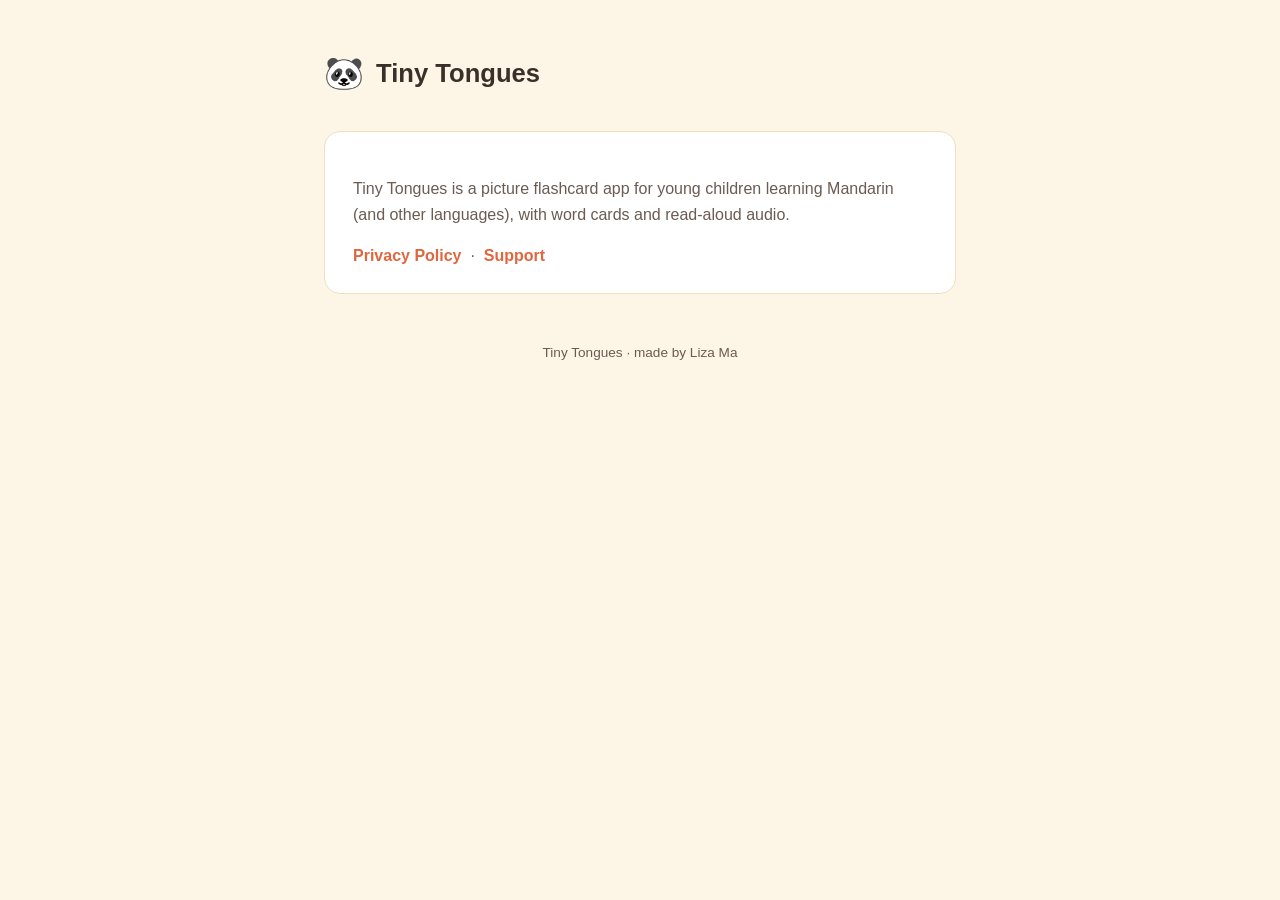
<file: index.html>
<!doctype html>
<html lang="en">
<head>
  <meta charset="utf-8">
  <meta name="viewport" content="width=device-width, initial-scale=1">
  <title>Tiny Tongues</title>
  <link rel="stylesheet" href="style.css">
</head>
<body>
  <div class="wrap">
    <header>
      <span class="badge">🐼</span>
      <h1>Tiny Tongues</h1>
    </header>
    <div class="card">
      <p>Tiny Tongues is a picture flashcard app for young children learning
      Mandarin (and other languages), with word cards and read-aloud audio.</p>
      <p>
        <a href="privacy.html">Privacy Policy</a>
        &nbsp;·&nbsp;
        <a href="support.html">Support</a>
      </p>
    </div>
    <footer>Tiny Tongues · made by Liza Ma</footer>
  </div>
</body>
</html>
</file>
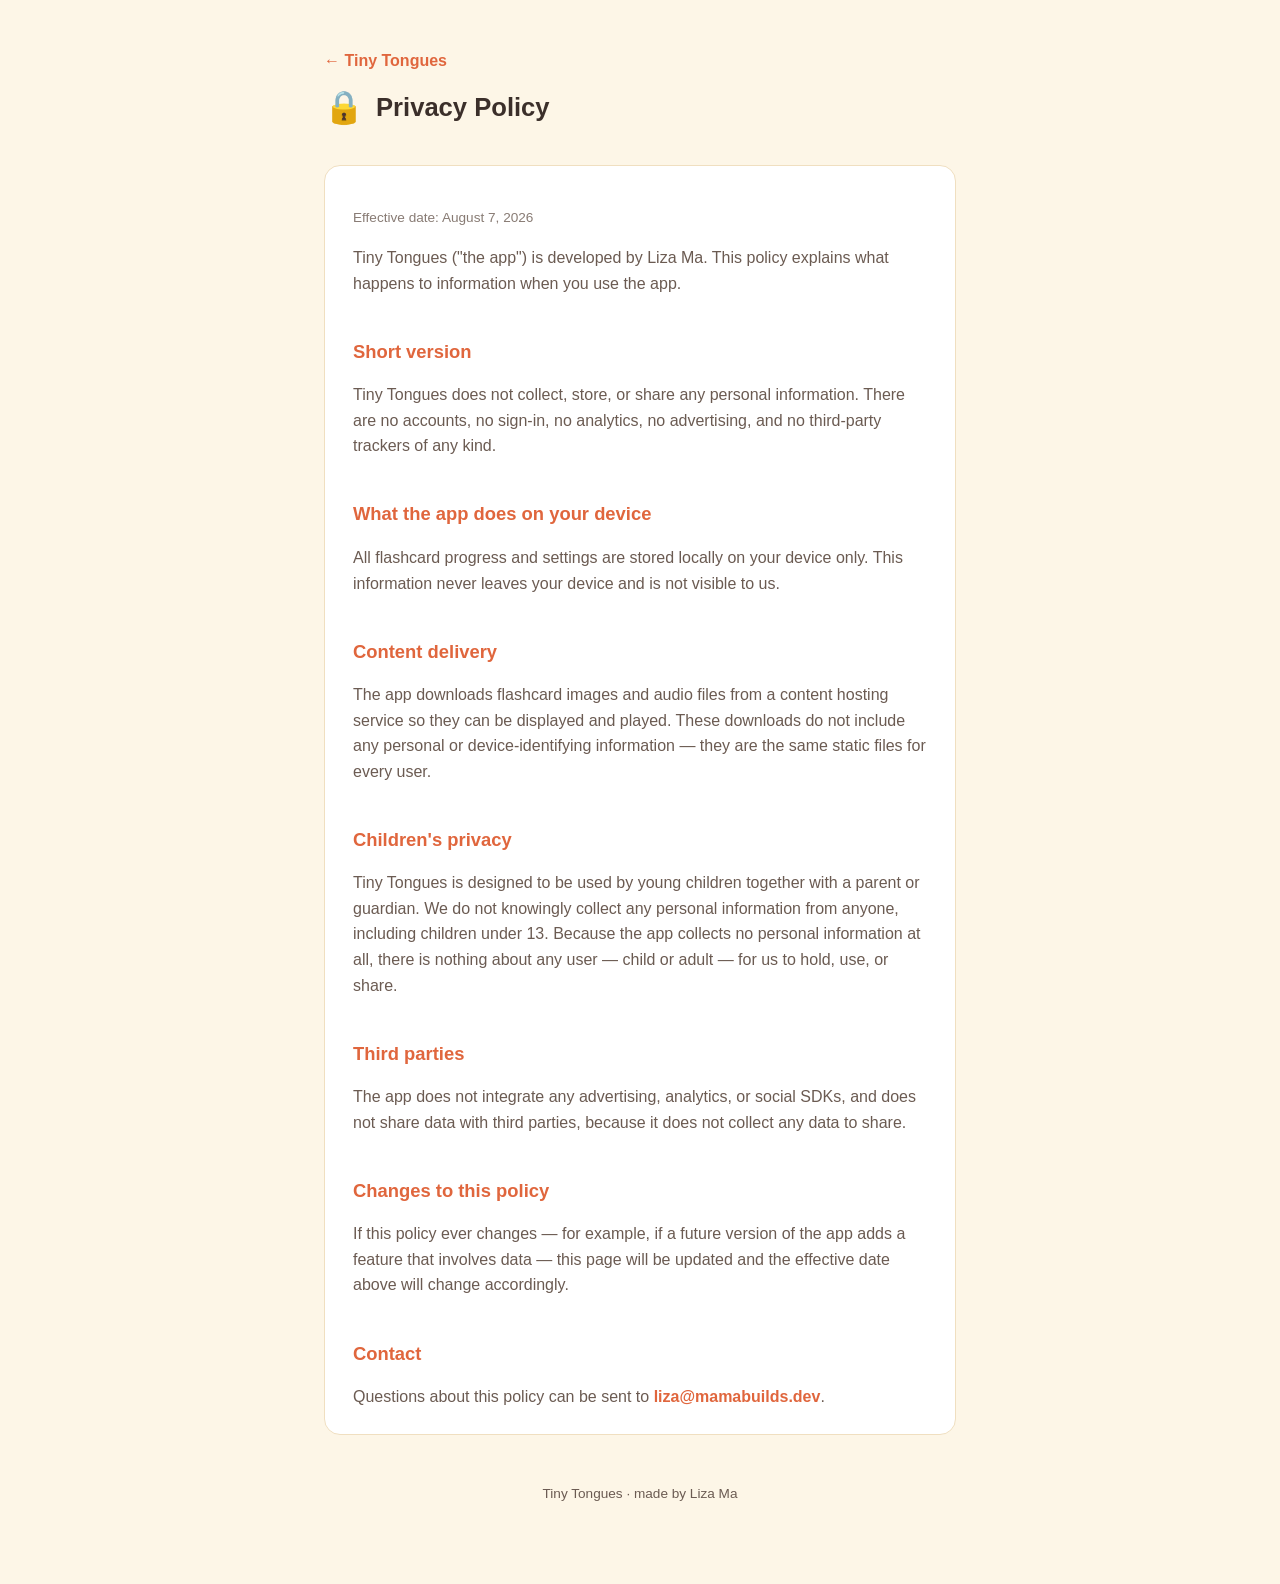
<file: privacy.html>
<!doctype html>
<html lang="en">
<head>
  <meta charset="utf-8">
  <meta name="viewport" content="width=device-width, initial-scale=1">
  <title>Privacy Policy — Tiny Tongues</title>
  <link rel="stylesheet" href="style.css">
</head>
<body>
  <div class="wrap">
    <nav class="top"><a href="index.html">← Tiny Tongues</a></nav>
    <header>
      <span class="badge">🔒</span>
      <h1>Privacy Policy</h1>
    </header>
    <div class="card">
      <p class="meta">Effective date: August 7, 2026</p>

      <p>Tiny Tongues ("the app") is developed by Liza Ma. This policy
      explains what happens to information when you use the app.</p>

      <h2>Short version</h2>
      <p>Tiny Tongues does not collect, store, or share any personal
      information. There are no accounts, no sign-in, no analytics, no
      advertising, and no third-party trackers of any kind.</p>

      <h2>What the app does on your device</h2>
      <p>All flashcard progress and settings are stored locally on your
      device only. This information never leaves your device and is not
      visible to us.</p>

      <h2>Content delivery</h2>
      <p>The app downloads flashcard images and audio files from a content
      hosting service so they can be displayed and played. These downloads
      do not include any personal or device-identifying information — they
      are the same static files for every user.</p>

      <h2>Children's privacy</h2>
      <p>Tiny Tongues is designed to be used by young children together
      with a parent or guardian. We do not knowingly collect any personal
      information from anyone, including children under 13. Because the
      app collects no personal information at all, there is nothing about
      any user — child or adult — for us to hold, use, or share.</p>

      <h2>Third parties</h2>
      <p>The app does not integrate any advertising, analytics, or social
      SDKs, and does not share data with third parties, because it does
      not collect any data to share.</p>

      <h2>Changes to this policy</h2>
      <p>If this policy ever changes — for example, if a future version of
      the app adds a feature that involves data — this page will be
      updated and the effective date above will change accordingly.</p>

      <h2>Contact</h2>
      <p>Questions about this policy can be sent to
      <a href="mailto:liza@mamabuilds.dev">liza@mamabuilds.dev</a>.</p>
    </div>
    <footer>Tiny Tongues · made by Liza Ma</footer>
  </div>
</body>
</html>
</file>
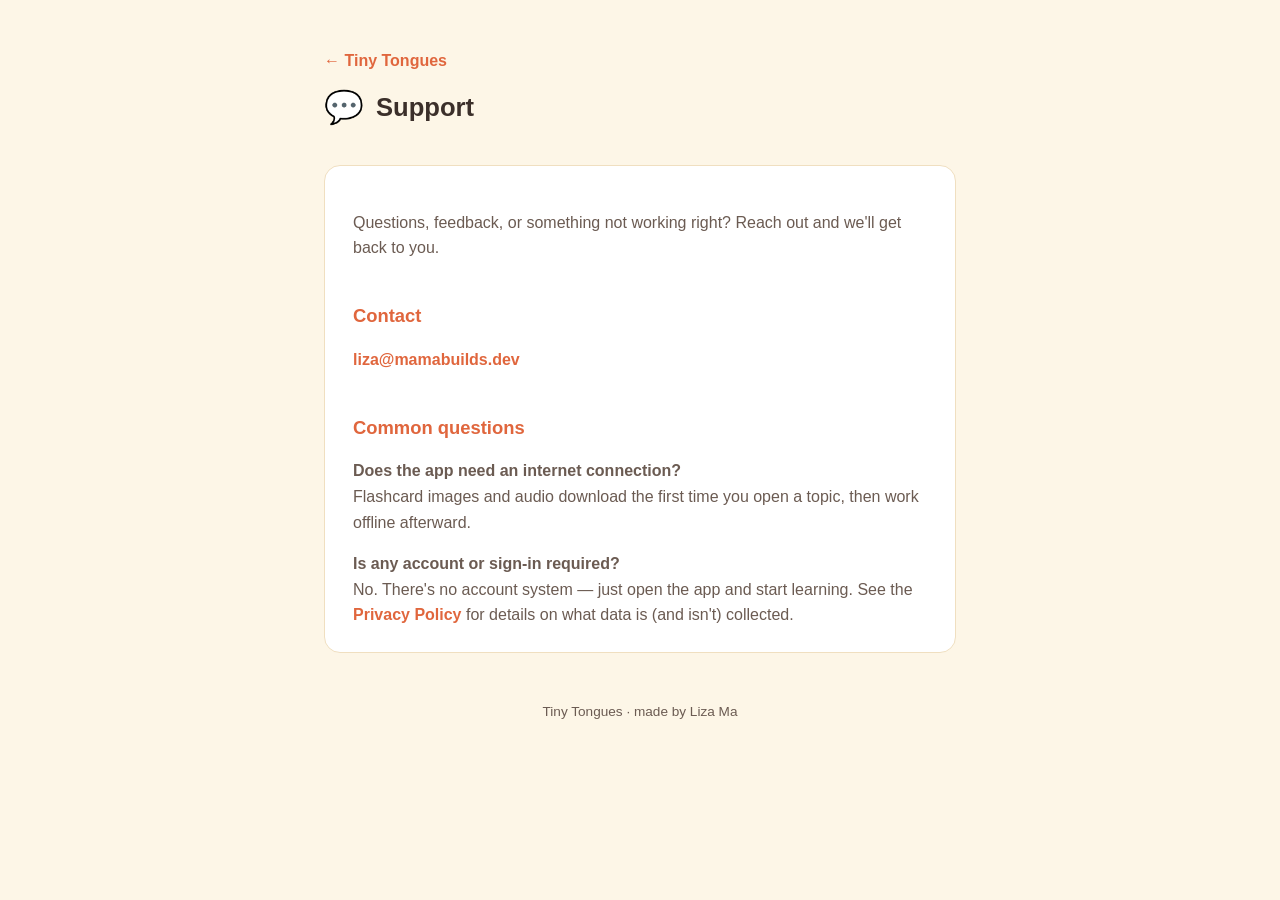
<file: support.html>
<!doctype html>
<html lang="en">
<head>
  <meta charset="utf-8">
  <meta name="viewport" content="width=device-width, initial-scale=1">
  <title>Support — Tiny Tongues</title>
  <link rel="stylesheet" href="style.css">
</head>
<body>
  <div class="wrap">
    <nav class="top"><a href="index.html">← Tiny Tongues</a></nav>
    <header>
      <span class="badge">💬</span>
      <h1>Support</h1>
    </header>
    <div class="card">
      <p>Questions, feedback, or something not working right? Reach out and
      we'll get back to you.</p>

      <h2>Contact</h2>
      <p><a href="mailto:liza@mamabuilds.dev">liza@mamabuilds.dev</a></p>

      <h2>Common questions</h2>
      <p><strong>Does the app need an internet connection?</strong><br>
      Flashcard images and audio download the first time you open a topic,
      then work offline afterward.</p>

      <p><strong>Is any account or sign-in required?</strong><br>
      No. There's no account system — just open the app and start
      learning. See the <a href="privacy.html">Privacy Policy</a> for
      details on what data is (and isn't) collected.</p>
    </div>
    <footer>Tiny Tongues · made by Liza Ma</footer>
  </div>
</body>
</html>
</file>
<file: style.css>
:root {
  --bg: #FDF6E7;
  --card: #FFFFFF;
  --ink: #3B2F2A;
  --ink-soft: #6B5B52;
  --accent: #E0663D;
  --border: #F0DFC0;
  --max-width: 680px;
}

@media (prefers-color-scheme: dark) {
  :root {
    --bg: #221A15;
    --card: #2C2320;
    --ink: #F5EDE3;
    --ink-soft: #C9B9AC;
    --accent: #F0855F;
    --border: #3E322B;
  }
}

* { box-sizing: border-box; }

body {
  margin: 0;
  font-family: -apple-system, BlinkMacSystemFont, "Segoe UI", Roboto, sans-serif;
  background: var(--bg);
  color: var(--ink);
  line-height: 1.6;
}

.wrap {
  max-width: var(--max-width);
  margin: 0 auto;
  padding: 48px 24px 80px;
}

header {
  display: flex;
  align-items: center;
  gap: 12px;
  margin-bottom: 32px;
}

.badge {
  font-size: 32px;
}

h1 {
  font-size: 1.6rem;
  margin: 0;
}

h2 {
  font-size: 1.15rem;
  margin-top: 2.2em;
  color: var(--accent);
}

p, li {
  color: var(--ink-soft);
}

a {
  color: var(--accent);
  text-decoration: none;
  font-weight: 600;
}

a:hover { text-decoration: underline; }

.card {
  background: var(--card);
  border: 1px solid var(--border);
  border-radius: 16px;
  padding: 28px 28px 8px;
}

.meta {
  font-size: 0.85rem;
  color: var(--ink-soft);
  opacity: 0.8;
}

nav.top {
  display: flex;
  gap: 20px;
  margin-bottom: 8px;
}

footer {
  margin-top: 48px;
  font-size: 0.85rem;
  color: var(--ink-soft);
  text-align: center;
}
</file>
